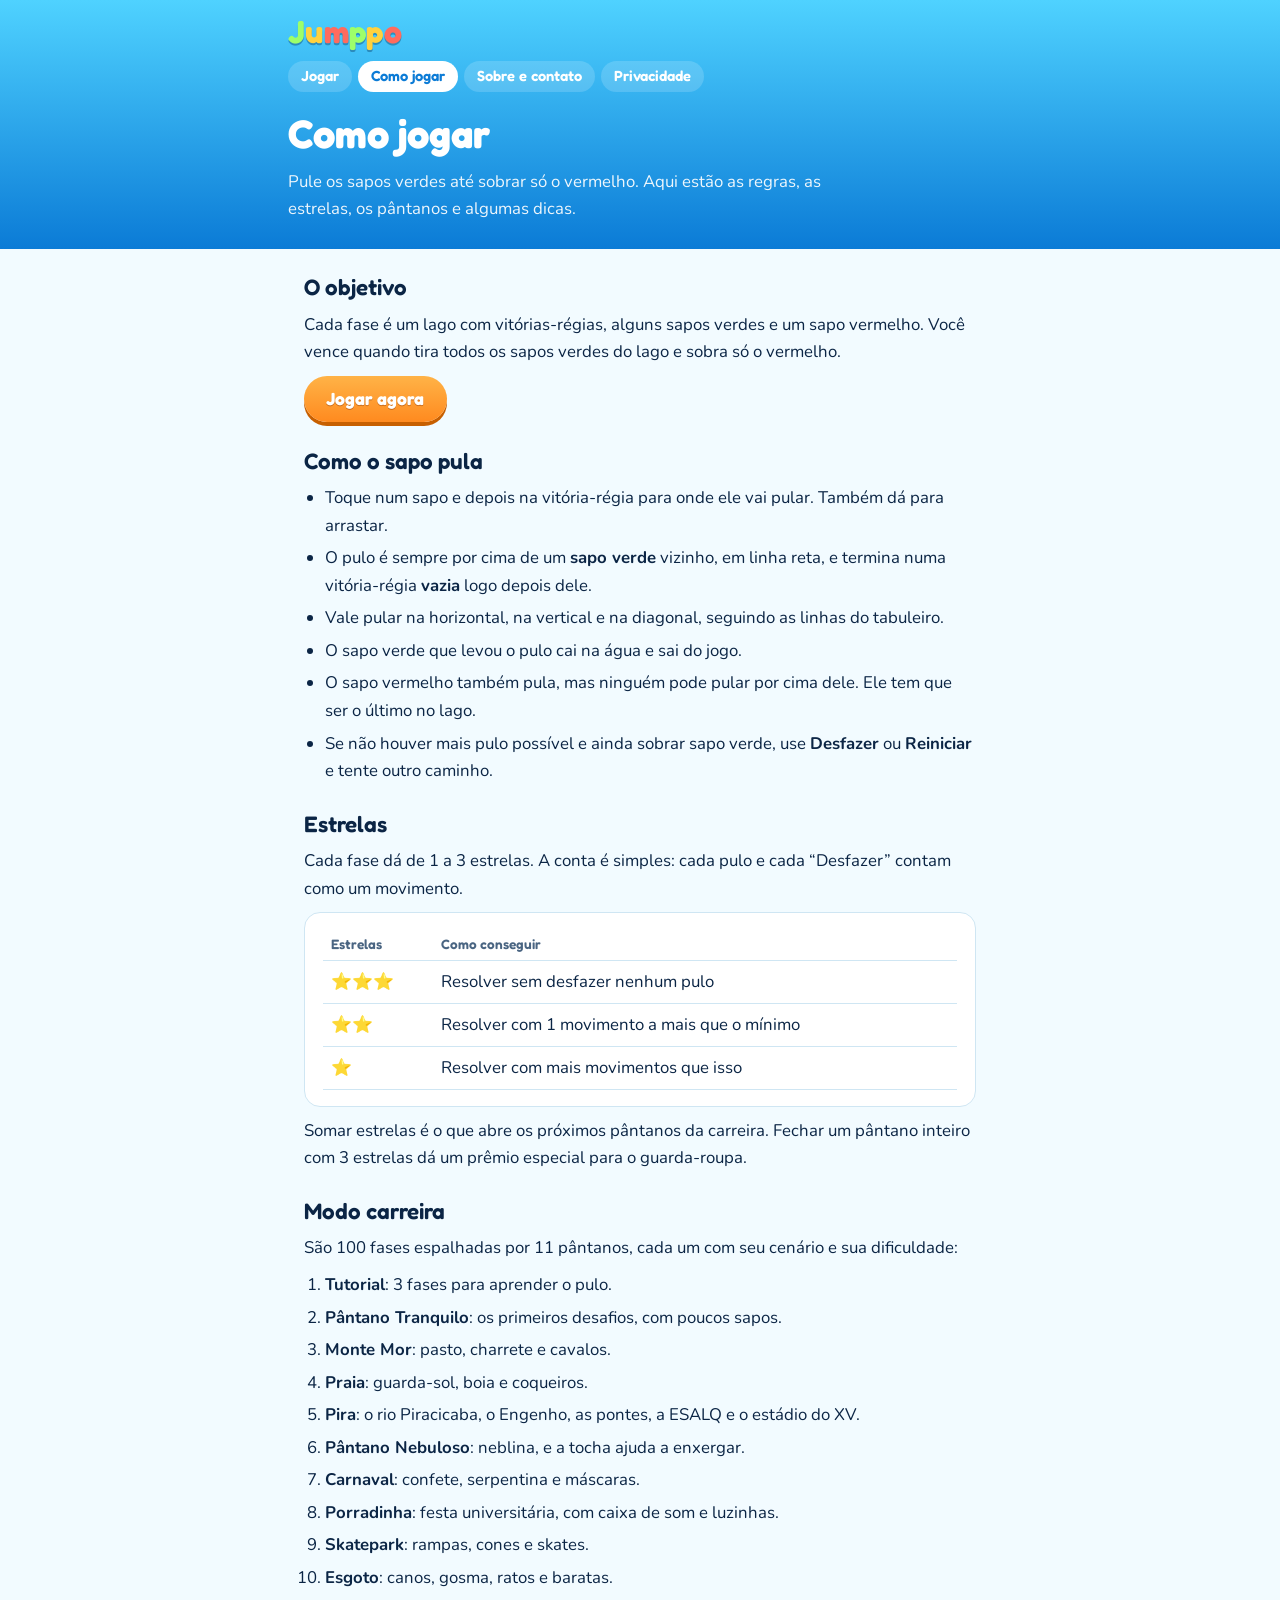
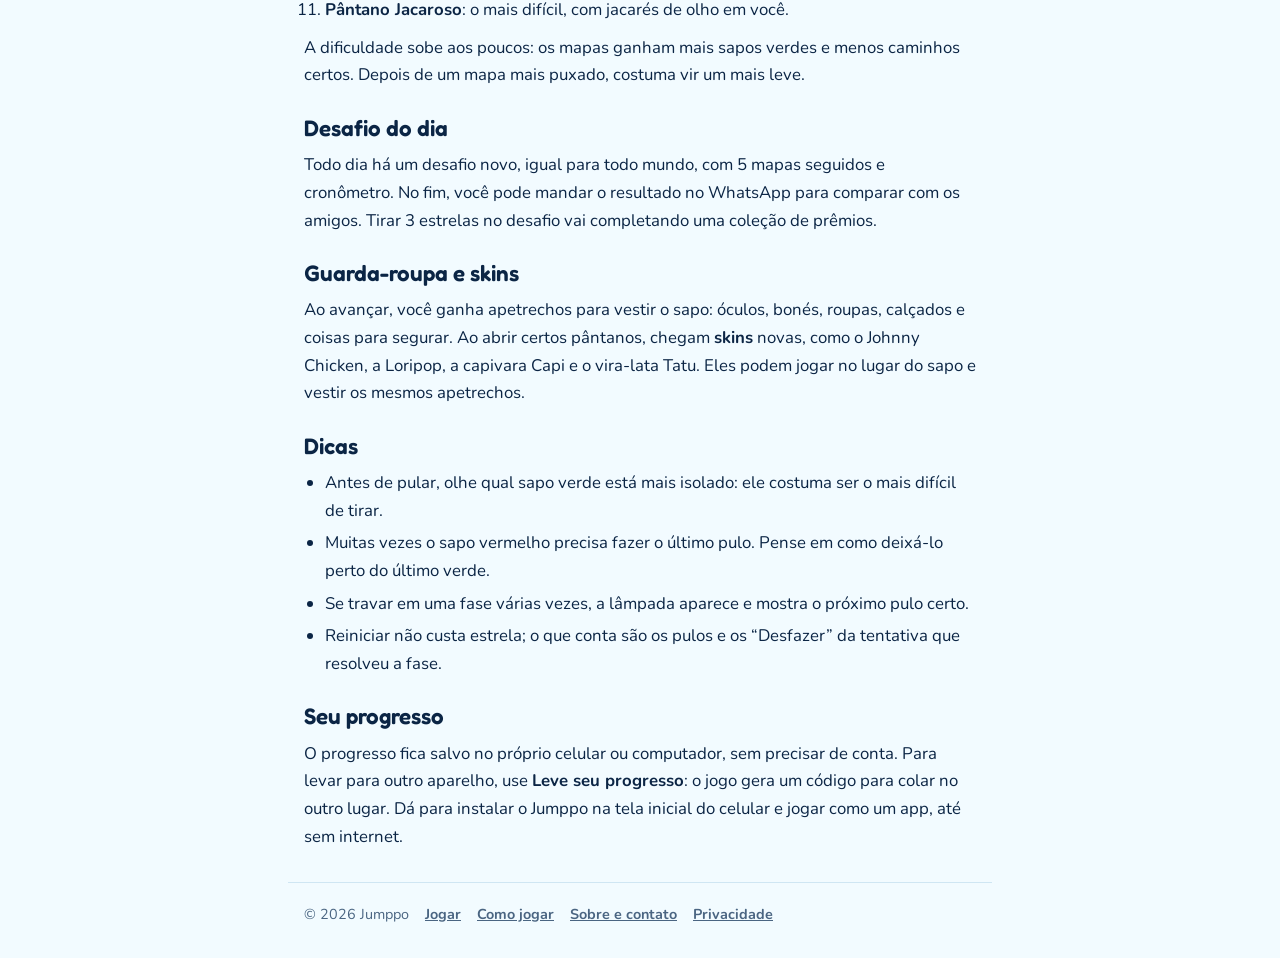
<file: como-jogar/index.html>
<!doctype html>
<html lang="pt-BR">
<head>
<meta charset="UTF-8">
<meta name="viewport" content="width=device-width, initial-scale=1, viewport-fit=cover">
<meta name="theme-color" content="#4fd2ff">
<title>Como jogar Jumppo</title>
<meta name="description" content="Regras, estrelas, pântanos, desafio do dia e dicas do Jumppo, o jogo de quebra-cabeça com sapos.">
<link rel="canonical" href="https://jumppo.com.br/como-jogar/">
<meta property="og:type" content="website">
<meta property="og:title" content="Como jogar Jumppo">
<meta property="og:description" content="Regras, estrelas, pântanos, desafio do dia e dicas do Jumppo, o jogo de quebra-cabeça com sapos.">
<link rel="icon" href="data:image/svg+xml,%3Csvg xmlns='http://www.w3.org/2000/svg' viewBox='0 0 100 100'%3E%3Crect width='100' height='100' rx='22' fill='%230b7bd6'/%3E%3Cellipse cx='50' cy='62' rx='30' ry='24' fill='%232fbf3a'/%3E%3Ccircle cx='34' cy='38' r='12' fill='%232fbf3a'/%3E%3Ccircle cx='66' cy='38' r='12' fill='%232fbf3a'/%3E%3Ccircle cx='34' cy='38' r='6' fill='%23fff'/%3E%3Ccircle cx='66' cy='38' r='6' fill='%23fff'/%3E%3C/svg%3E">
<link rel="preconnect" href="https://fonts.googleapis.com">
<link rel="stylesheet" href="https://fonts.googleapis.com/css2?family=Fredoka:wght@600;700&family=Nunito:wght@400;700&display=swap">
<link rel="stylesheet" href="/estilo.css">
<!-- Google AdSense (conta ca-pub-2248699590921757) -->
<script async src="https://pagead2.googlesyndication.com/pagead/js/adsbygoogle.js?client=ca-pub-2248699590921757"
     crossorigin="anonymous"></script>
</head>
<body>
<header class="top"><div class="top-in">
  <a class="logo" href="/" aria-label="Jumppo, voltar ao jogo"><span>J</span><span>u</span><span>m</span><span>p</span><span>p</span><span>o</span></a>
  <nav class="links" aria-label="Páginas">
    <a href="/">Jogar</a>
    <a href="/como-jogar/" aria-current="page">Como jogar</a>
    <a href="/sobre/">Sobre e contato</a>
    <a href="/privacidade/">Privacidade</a>
  </nav>
  <h1>Como jogar</h1>
  <p>Pule os sapos verdes até sobrar só o vermelho. Aqui estão as regras, as estrelas, os pântanos e algumas dicas.</p>
</div></header>
<main>
  <section>
    <h2>O objetivo</h2>
    <p>Cada fase é um lago com vitórias-régias, alguns sapos verdes e um sapo vermelho. Você vence quando tira todos os sapos verdes do lago e sobra só o vermelho.</p>
    <a class="play" href="/">Jogar agora</a>
  </section>
  <section>
    <h2>Como o sapo pula</h2>
    <ul>
      <li>Toque num sapo e depois na vitória-régia para onde ele vai pular. Também dá para arrastar.</li>
      <li>O pulo é sempre por cima de um <b>sapo verde</b> vizinho, em linha reta, e termina numa vitória-régia <b>vazia</b> logo depois dele.</li>
      <li>Vale pular na horizontal, na vertical e na diagonal, seguindo as linhas do tabuleiro.</li>
      <li>O sapo verde que levou o pulo cai na água e sai do jogo.</li>
      <li>O sapo vermelho também pula, mas ninguém pode pular por cima dele. Ele tem que ser o último no lago.</li>
      <li>Se não houver mais pulo possível e ainda sobrar sapo verde, use <b>Desfazer</b> ou <b>Reiniciar</b> e tente outro caminho.</li>
    </ul>
  </section>
  <section>
    <h2>Estrelas</h2>
    <p>Cada fase dá de 1 a 3 estrelas. A conta é simples: cada pulo e cada “Desfazer” contam como um movimento.</p>
    <div class="box wrap"><table>
      <tr><th>Estrelas</th><th>Como conseguir</th></tr>
      <tr><td>⭐⭐⭐</td><td>Resolver sem desfazer nenhum pulo</td></tr>
      <tr><td>⭐⭐</td><td>Resolver com 1 movimento a mais que o mínimo</td></tr>
      <tr><td>⭐</td><td>Resolver com mais movimentos que isso</td></tr>
    </table></div>
    <p>Somar estrelas é o que abre os próximos pântanos da carreira. Fechar um pântano inteiro com 3 estrelas dá um prêmio especial para o guarda-roupa.</p>
  </section>
  <section>
    <h2>Modo carreira</h2>
    <p>São 100 fases espalhadas por 11 pântanos, cada um com seu cenário e sua dificuldade:</p>
    <ol>
      <li><b>Tutorial</b>: 3 fases para aprender o pulo.</li>
      <li><b>Pântano Tranquilo</b>: os primeiros desafios, com poucos sapos.</li>
      <li><b>Monte Mor</b>: pasto, charrete e cavalos.</li>
      <li><b>Praia</b>: guarda-sol, boia e coqueiros.</li>
      <li><b>Pira</b>: o rio Piracicaba, o Engenho, as pontes, a ESALQ e o estádio do XV.</li>
      <li><b>Pântano Nebuloso</b>: neblina, e a tocha ajuda a enxergar.</li>
      <li><b>Carnaval</b>: confete, serpentina e máscaras.</li>
      <li><b>Porradinha</b>: festa universitária, com caixa de som e luzinhas.</li>
      <li><b>Skatepark</b>: rampas, cones e skates.</li>
      <li><b>Esgoto</b>: canos, gosma, ratos e baratas.</li>
      <li><b>Pântano Jacaroso</b>: o mais difícil, com jacarés de olho em você.</li>
    </ol>
    <p>A dificuldade sobe aos poucos: os mapas ganham mais sapos verdes e menos caminhos certos. Depois de um mapa mais puxado, costuma vir um mais leve.</p>
  </section>
  <section>
    <h2>Desafio do dia</h2>
    <p>Todo dia há um desafio novo, igual para todo mundo, com 5 mapas seguidos e cronômetro. No fim, você pode mandar o resultado no WhatsApp para comparar com os amigos. Tirar 3 estrelas no desafio vai completando uma coleção de prêmios.</p>
  </section>
  <section>
    <h2>Guarda-roupa e skins</h2>
    <p>Ao avançar, você ganha apetrechos para vestir o sapo: óculos, bonés, roupas, calçados e coisas para segurar. Ao abrir certos pântanos, chegam <b>skins</b> novas, como o Johnny Chicken, a Loripop, a capivara Capi e o vira-lata Tatu. Eles podem jogar no lugar do sapo e vestir os mesmos apetrechos.</p>
  </section>
  <section>
    <h2>Dicas</h2>
    <ul>
      <li>Antes de pular, olhe qual sapo verde está mais isolado: ele costuma ser o mais difícil de tirar.</li>
      <li>Muitas vezes o sapo vermelho precisa fazer o último pulo. Pense em como deixá-lo perto do último verde.</li>
      <li>Se travar em uma fase várias vezes, a lâmpada aparece e mostra o próximo pulo certo.</li>
      <li>Reiniciar não custa estrela; o que conta são os pulos e os “Desfazer” da tentativa que resolveu a fase.</li>
    </ul>
  </section>
  <section>
    <h2>Seu progresso</h2>
    <p>O progresso fica salvo no próprio celular ou computador, sem precisar de conta. Para levar para outro aparelho, use <b>Leve seu progresso</b>: o jogo gera um código para colar no outro lugar. Dá para instalar o Jumppo na tela inicial do celular e jogar como um app, até sem internet.</p>
  </section>
</main>
<footer>
  <span>© 2026 Jumppo</span>
  <a href="/">Jogar</a><a href="/como-jogar/">Como jogar</a><a href="/sobre/">Sobre e contato</a><a href="/privacidade/">Privacidade</a>
</footer>
</body>
</html>
</file>
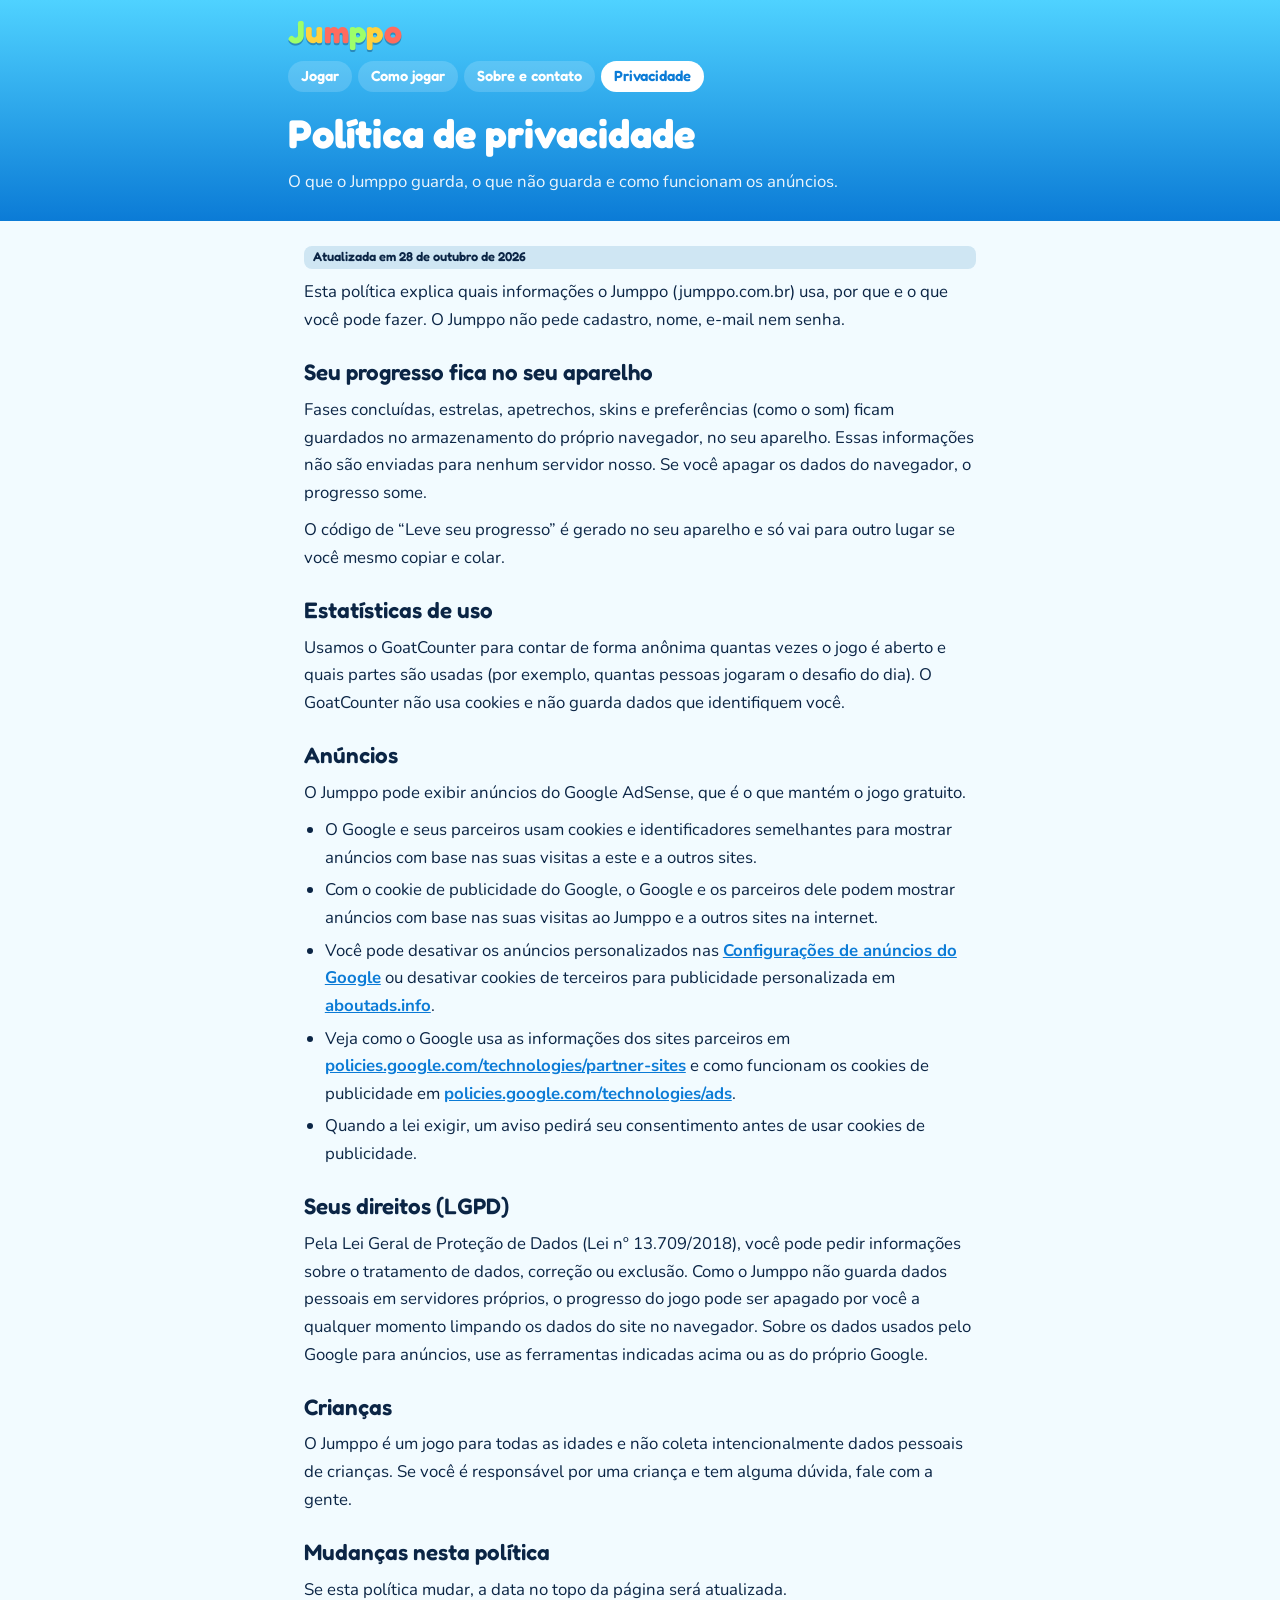
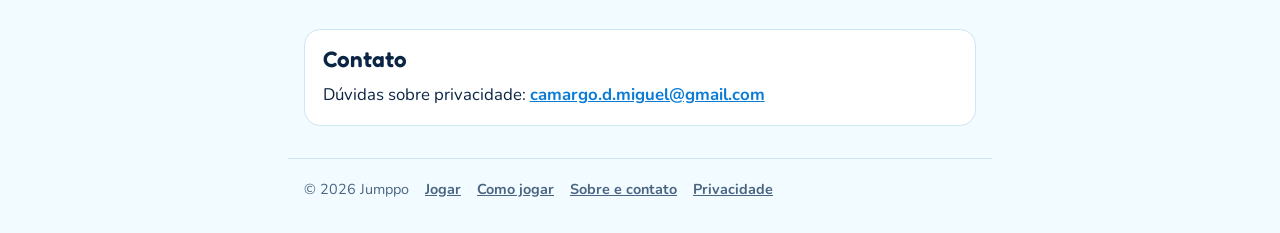
<file: privacidade/index.html>
<!doctype html>
<html lang="pt-BR">
<head>
<meta charset="UTF-8">
<meta name="viewport" content="width=device-width, initial-scale=1, viewport-fit=cover">
<meta name="theme-color" content="#4fd2ff">
<title>Privacidade no Jumppo</title>
<meta name="description" content="Política de privacidade do Jumppo: progresso salvo no aparelho, estatísticas anônimas e anúncios do Google AdSense.">
<link rel="canonical" href="https://jumppo.com.br/privacidade/">
<meta property="og:type" content="website">
<meta property="og:title" content="Privacidade no Jumppo">
<meta property="og:description" content="Política de privacidade do Jumppo: progresso salvo no aparelho, estatísticas anônimas e anúncios do Google AdSense.">
<link rel="icon" href="data:image/svg+xml,%3Csvg xmlns='http://www.w3.org/2000/svg' viewBox='0 0 100 100'%3E%3Crect width='100' height='100' rx='22' fill='%230b7bd6'/%3E%3Cellipse cx='50' cy='62' rx='30' ry='24' fill='%232fbf3a'/%3E%3Ccircle cx='34' cy='38' r='12' fill='%232fbf3a'/%3E%3Ccircle cx='66' cy='38' r='12' fill='%232fbf3a'/%3E%3Ccircle cx='34' cy='38' r='6' fill='%23fff'/%3E%3Ccircle cx='66' cy='38' r='6' fill='%23fff'/%3E%3C/svg%3E">
<link rel="preconnect" href="https://fonts.googleapis.com">
<link rel="stylesheet" href="https://fonts.googleapis.com/css2?family=Fredoka:wght@600;700&family=Nunito:wght@400;700&display=swap">
<link rel="stylesheet" href="/estilo.css">
<!-- Google AdSense (conta ca-pub-2248699590921757) -->
<script async src="https://pagead2.googlesyndication.com/pagead/js/adsbygoogle.js?client=ca-pub-2248699590921757"
     crossorigin="anonymous"></script>
</head>
<body>
<header class="top"><div class="top-in">
  <a class="logo" href="/" aria-label="Jumppo, voltar ao jogo"><span>J</span><span>u</span><span>m</span><span>p</span><span>p</span><span>o</span></a>
  <nav class="links" aria-label="Páginas">
    <a href="/">Jogar</a>
    <a href="/como-jogar/">Como jogar</a>
    <a href="/sobre/">Sobre e contato</a>
    <a href="/privacidade/" aria-current="page">Privacidade</a>
  </nav>
  <h1>Política de privacidade</h1>
  <p>O que o Jumppo guarda, o que não guarda e como funcionam os anúncios.</p>
</div></header>
<main>
  <section>
    <p class="tag">Atualizada em 28 de outubro de 2026</p>
    <p>Esta política explica quais informações o Jumppo (jumppo.com.br) usa, por que e o que você pode fazer. O Jumppo não pede cadastro, nome, e-mail nem senha.</p>
  </section>
  <section>
    <h2>Seu progresso fica no seu aparelho</h2>
    <p>Fases concluídas, estrelas, apetrechos, skins e preferências (como o som) ficam guardados no armazenamento do próprio navegador, no seu aparelho. Essas informações não são enviadas para nenhum servidor nosso. Se você apagar os dados do navegador, o progresso some.</p>
    <p>O código de “Leve seu progresso” é gerado no seu aparelho e só vai para outro lugar se você mesmo copiar e colar.</p>
  </section>
  <section>
    <h2>Estatísticas de uso</h2>
    <p>Usamos o GoatCounter para contar de forma anônima quantas vezes o jogo é aberto e quais partes são usadas (por exemplo, quantas pessoas jogaram o desafio do dia). O GoatCounter não usa cookies e não guarda dados que identifiquem você.</p>
  </section>
  <section>
    <h2>Anúncios</h2>
    <p>O Jumppo pode exibir anúncios do Google AdSense, que é o que mantém o jogo gratuito.</p>
    <ul>
      <li>O Google e seus parceiros usam cookies e identificadores semelhantes para mostrar anúncios com base nas suas visitas a este e a outros sites.</li>
      <li>Com o cookie de publicidade do Google, o Google e os parceiros dele podem mostrar anúncios com base nas suas visitas ao Jumppo e a outros sites na internet.</li>
      <li>Você pode desativar os anúncios personalizados nas <a href="https://adssettings.google.com" target="_blank" rel="noopener">Configurações de anúncios do Google</a> ou desativar cookies de terceiros para publicidade personalizada em <a href="https://www.aboutads.info/choices/" target="_blank" rel="noopener">aboutads.info</a>.</li>
      <li>Veja como o Google usa as informações dos sites parceiros em <a href="https://policies.google.com/technologies/partner-sites" target="_blank" rel="noopener">policies.google.com/technologies/partner-sites</a> e como funcionam os cookies de publicidade em <a href="https://policies.google.com/technologies/ads" target="_blank" rel="noopener">policies.google.com/technologies/ads</a>.</li>
      <li>Quando a lei exigir, um aviso pedirá seu consentimento antes de usar cookies de publicidade.</li>
    </ul>
  </section>
  <section>
    <h2>Seus direitos (LGPD)</h2>
    <p>Pela Lei Geral de Proteção de Dados (Lei nº 13.709/2018), você pode pedir informações sobre o tratamento de dados, correção ou exclusão. Como o Jumppo não guarda dados pessoais em servidores próprios, o progresso do jogo pode ser apagado por você a qualquer momento limpando os dados do site no navegador. Sobre os dados usados pelo Google para anúncios, use as ferramentas indicadas acima ou as do próprio Google.</p>
  </section>
  <section>
    <h2>Crianças</h2>
    <p>O Jumppo é um jogo para todas as idades e não coleta intencionalmente dados pessoais de crianças. Se você é responsável por uma criança e tem alguma dúvida, fale com a gente.</p>
  </section>
  <section>
    <h2>Mudanças nesta política</h2>
    <p>Se esta política mudar, a data no topo da página será atualizada.</p>
  </section>
  <section class="box">
    <h2>Contato</h2>
    <p>Dúvidas sobre privacidade: <a href="mailto:camargo.d.miguel@gmail.com">camargo.d.miguel@gmail.com</a></p>
  </section>
</main>
<footer>
  <span>© 2026 Jumppo</span>
  <a href="/">Jogar</a><a href="/como-jogar/">Como jogar</a><a href="/sobre/">Sobre e contato</a><a href="/privacidade/">Privacidade</a>
</footer>
</body>
</html>
</file>
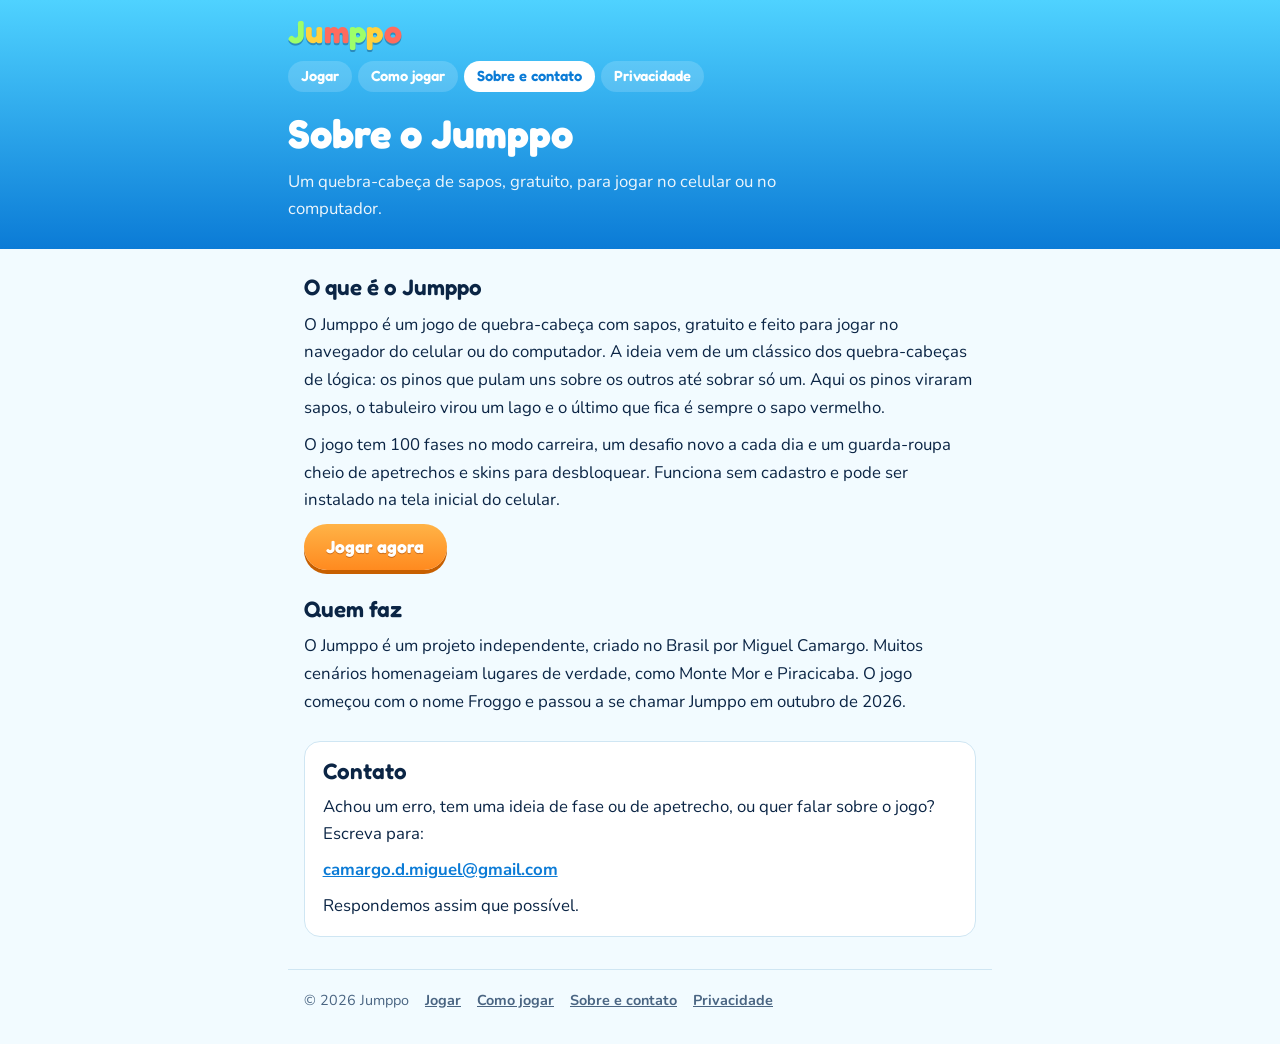
<file: sobre/index.html>
<!doctype html>
<html lang="pt-BR">
<head>
<meta charset="UTF-8">
<meta name="viewport" content="width=device-width, initial-scale=1, viewport-fit=cover">
<meta name="theme-color" content="#4fd2ff">
<title>Sobre o Jumppo</title>
<meta name="description" content="O que é o Jumppo, quem faz o jogo e como entrar em contato.">
<link rel="canonical" href="https://jumppo.com.br/sobre/">
<meta property="og:type" content="website">
<meta property="og:title" content="Sobre o Jumppo">
<meta property="og:description" content="O que é o Jumppo, quem faz o jogo e como entrar em contato.">
<link rel="icon" href="data:image/svg+xml,%3Csvg xmlns='http://www.w3.org/2000/svg' viewBox='0 0 100 100'%3E%3Crect width='100' height='100' rx='22' fill='%230b7bd6'/%3E%3Cellipse cx='50' cy='62' rx='30' ry='24' fill='%232fbf3a'/%3E%3Ccircle cx='34' cy='38' r='12' fill='%232fbf3a'/%3E%3Ccircle cx='66' cy='38' r='12' fill='%232fbf3a'/%3E%3Ccircle cx='34' cy='38' r='6' fill='%23fff'/%3E%3Ccircle cx='66' cy='38' r='6' fill='%23fff'/%3E%3C/svg%3E">
<link rel="preconnect" href="https://fonts.googleapis.com">
<link rel="stylesheet" href="https://fonts.googleapis.com/css2?family=Fredoka:wght@600;700&family=Nunito:wght@400;700&display=swap">
<link rel="stylesheet" href="/estilo.css">
<!-- Google AdSense (conta ca-pub-2248699590921757) -->
<script async src="https://pagead2.googlesyndication.com/pagead/js/adsbygoogle.js?client=ca-pub-2248699590921757"
     crossorigin="anonymous"></script>
</head>
<body>
<header class="top"><div class="top-in">
  <a class="logo" href="/" aria-label="Jumppo, voltar ao jogo"><span>J</span><span>u</span><span>m</span><span>p</span><span>p</span><span>o</span></a>
  <nav class="links" aria-label="Páginas">
    <a href="/">Jogar</a>
    <a href="/como-jogar/">Como jogar</a>
    <a href="/sobre/" aria-current="page">Sobre e contato</a>
    <a href="/privacidade/">Privacidade</a>
  </nav>
  <h1>Sobre o Jumppo</h1>
  <p>Um quebra-cabeça de sapos, gratuito, para jogar no celular ou no computador.</p>
</div></header>
<main>
  <section>
    <h2>O que é o Jumppo</h2>
    <p>O Jumppo é um jogo de quebra-cabeça com sapos, gratuito e feito para jogar no navegador do celular ou do computador. A ideia vem de um clássico dos quebra-cabeças de lógica: os pinos que pulam uns sobre os outros até sobrar só um. Aqui os pinos viraram sapos, o tabuleiro virou um lago e o último que fica é sempre o sapo vermelho.</p>
    <p>O jogo tem 100 fases no modo carreira, um desafio novo a cada dia e um guarda-roupa cheio de apetrechos e skins para desbloquear. Funciona sem cadastro e pode ser instalado na tela inicial do celular.</p>
    <a class="play" href="/">Jogar agora</a>
  </section>
  <section>
    <h2>Quem faz</h2>
    <p>O Jumppo é um projeto independente, criado no Brasil por Miguel Camargo. Muitos cenários homenageiam lugares de verdade, como Monte Mor e Piracicaba. O jogo começou com o nome Froggo e passou a se chamar Jumppo em outubro de 2026.</p>
  </section>
  <section class="box">
    <h2>Contato</h2>
    <p>Achou um erro, tem uma ideia de fase ou de apetrecho, ou quer falar sobre o jogo? Escreva para:</p>
    <p><a href="mailto:camargo.d.miguel@gmail.com">camargo.d.miguel@gmail.com</a></p>
    <p>Respondemos assim que possível.</p>
  </section>
</main>
<footer>
  <span>© 2026 Jumppo</span>
  <a href="/">Jogar</a><a href="/como-jogar/">Como jogar</a><a href="/sobre/">Sobre e contato</a><a href="/privacidade/">Privacidade</a>
</footer>
</body>
</html>
</file>
<file: estilo.css>
/* Páginas de texto do Jumppo (como jogar, sobre, privacidade): céu do jogo no topo, coluna de leitura */
:root {
  --sky: #4fd2ff; --deep: #0b7bd6; --bg: #f2fbff; --paper: #ffffff; --ink: #0b2545; --muted: #4a6582; --line: #cfe6f3;
  --green: #2fbf3a; --red: #e0251c; --yellow: #ffc21a; --orange: #ff8a1f;
  --display: "Fredoka", "Trebuchet MS", system-ui, sans-serif; --body: "Nunito", system-ui, -apple-system, "Segoe UI", sans-serif;
}
@media (prefers-color-scheme: dark) { :root { --bg: #071a2b; --paper: #0d2438; --ink: #e6f4ff; --muted: #9fbdd6; --line: #1d3a54; color-scheme: dark } }
* { box-sizing: border-box }
html { -webkit-text-size-adjust: 100% }
body { margin: 0; background: var(--bg); color: var(--ink); font: 400 1.05rem/1.65 var(--body) }
.top { background: linear-gradient(180deg, var(--sky), var(--deep)); color: #fff;
  padding: calc(env(safe-area-inset-top, 0px) + 1rem) max(16px, env(safe-area-inset-right, 0px)) 1.6rem max(16px, env(safe-area-inset-left, 0px)) }
.top-in { max-width: 44rem; margin: 0 auto; display: grid; gap: .8rem }
.logo { font: 700 2rem/1 var(--display); text-decoration: none; letter-spacing: .01em; width: max-content; text-shadow: 0 .12rem 0 rgba(0,40,80,.35) }
.logo span:nth-child(6n+1) { color: #9dff6a } .logo span:nth-child(6n+2) { color: #ffd23f } .logo span:nth-child(6n+3) { color: #ff6b5e }
.logo span:nth-child(6n+4) { color: #9dff6a } .logo span:nth-child(6n+5) { color: #ffd23f } .logo span:nth-child(6n+6) { color: #ff6b5e }
nav.links { display: flex; flex-wrap: wrap; gap: .4rem }
nav.links a { color: #fff; text-decoration: none; font: 600 .92rem/1 var(--display); padding: .5rem .8rem; border-radius: 999px; background: rgba(255,255,255,.16) }
nav.links a[aria-current="page"] { background: #fff; color: var(--deep) }
.top h1 { font: 700 clamp(1.8rem, 6vw, 2.5rem)/1.1 var(--display); margin: .4rem 0 0; text-wrap: balance }
.top p { margin: 0; opacity: .92; max-width: 36rem }
main { max-width: 44rem; margin: 0 auto; padding: 1.6rem max(16px, env(safe-area-inset-right, 0px)) 2rem max(16px, env(safe-area-inset-left, 0px)); display: grid; gap: 1.6rem }
section { display: grid; gap: .6rem }
h2 { font: 600 1.4rem/1.2 var(--display); margin: 0; text-wrap: balance }
h3 { font: 600 1.1rem/1.25 var(--display); margin: .3rem 0 0 }
p, ul, ol { margin: 0 }
ul, ol { padding-left: 1.3rem; display: grid; gap: .3rem }
a { color: var(--deep); font-weight: 700 }
@media (prefers-color-scheme: dark) { a { color: var(--sky) } }
.box { background: var(--paper); border: 1px solid var(--line); border-radius: 1rem; padding: 1rem 1.1rem; display: grid; gap: .5rem }
.play { display: inline-block; justify-self: start; background: linear-gradient(180deg, #ffb347, var(--orange)); color: #fff; text-decoration: none; font: 700 1.1rem/1 var(--display);
  padding: .9rem 1.4rem; border-radius: 999px; box-shadow: 0 .25rem 0 #c75f00; text-shadow: 0 1px 0 rgba(120,40,0,.4) }
.tag { display: inline-block; font: 600 .8rem/1 var(--display); padding: .3rem .55rem; border-radius: .5rem; background: var(--line); color: var(--ink) }
table { border-collapse: collapse; width: 100% } td, th { text-align: left; padding: .45rem .5rem; border-bottom: 1px solid var(--line); vertical-align: top }
th { font: 600 .85rem/1.2 var(--display); color: var(--muted) }
.wrap { overflow-x: auto }
footer { max-width: 44rem; margin: 0 auto; padding: 1.2rem max(16px, env(safe-area-inset-right, 0px)) calc(env(safe-area-inset-bottom, 0px) + 2rem) max(16px, env(safe-area-inset-left, 0px));
  border-top: 1px solid var(--line); color: var(--muted); font-size: .9rem; display: flex; flex-wrap: wrap; gap: .4rem 1rem }
footer a { color: var(--muted) }
a:focus-visible { outline: 3px solid var(--yellow); outline-offset: 2px; border-radius: .3rem }
</file>
